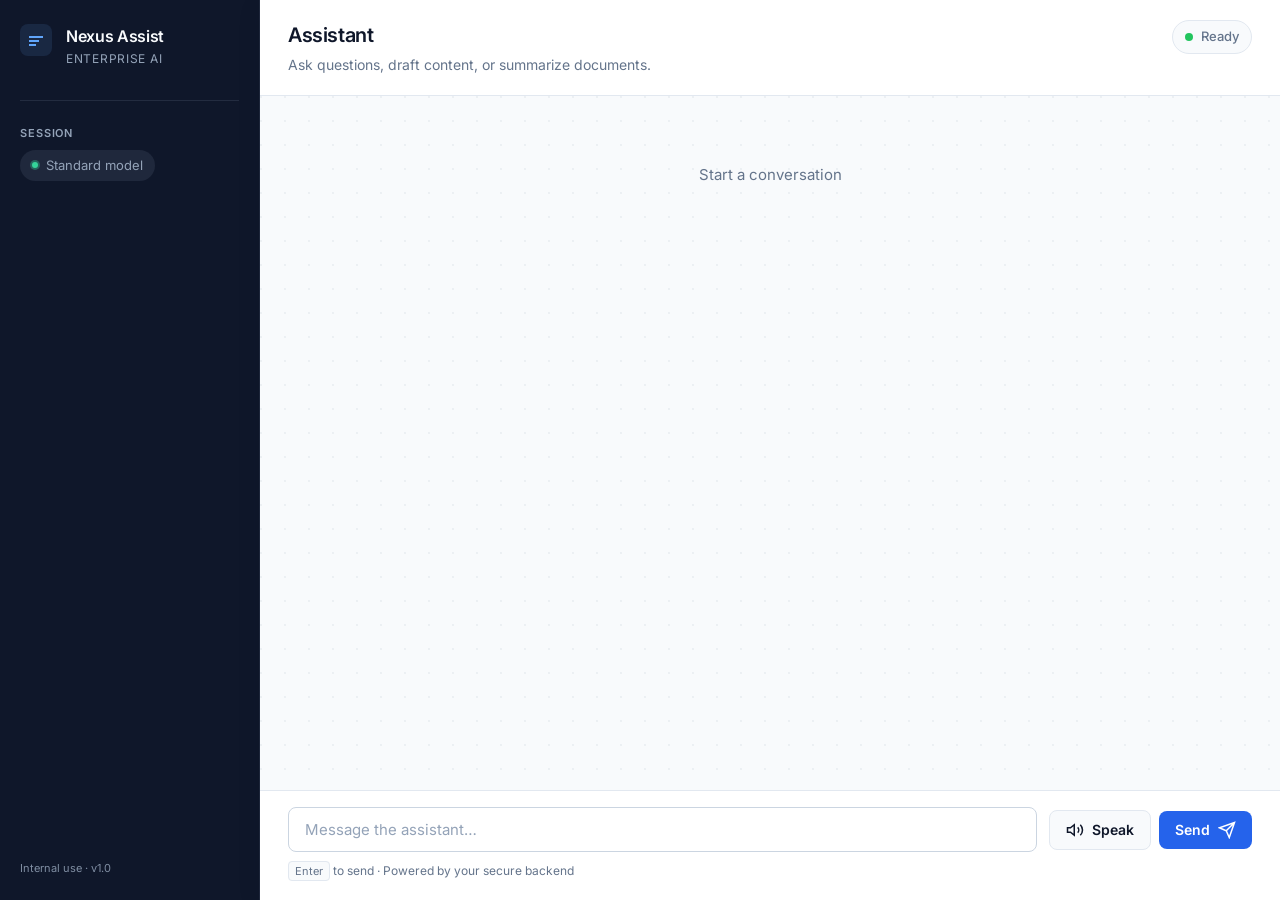
<file: 2026_2_genAI_Lab/Session13_vibecoding/first_chatbot_project/frontend/index.html>
<!DOCTYPE html>
<html lang="en">
<head>
  <meta charset="utf-8" />
  <meta name="viewport" content="width=device-width, initial-scale=1" />
  <meta name="description" content="Enterprise AI assistant — secure, conversational support." />
  <title>Enterprise AI Assistant</title>
  <link rel="preconnect" href="https://fonts.googleapis.com" />
  <link rel="preconnect" href="https://fonts.gstatic.com" crossorigin />
  <link href="https://fonts.googleapis.com/css2?family=Inter:wght@400;500;600;700&display=swap" rel="stylesheet" />
  <link rel="stylesheet" href="style.css" />
</head>
<body>
  <div class="app" id="app">
    <aside class="sidebar" aria-label="Product">
      <div class="sidebar__brand">
        <div class="logo" aria-hidden="true">
          <svg width="32" height="32" viewBox="0 0 32 32" fill="none" xmlns="http://www.w3.org/2000/svg">
            <rect width="32" height="32" rx="8" fill="currentColor" opacity="0.12"/>
            <path d="M9 12h14v2H9v-2zm0 4h10v2H9v-2zm0 4h7v2H9v-2z" fill="currentColor"/>
          </svg>
        </div>
        <div>
          <p class="sidebar__product">Nexus Assist</p>
          <p class="sidebar__tagline">Enterprise AI</p>
        </div>
      </div>
      <nav class="sidebar__nav">
        <span class="sidebar__nav-label">Session</span>
        <div class="sidebar__pill">
          <span class="sidebar__dot" aria-hidden="true"></span>
          <span>Standard model</span>
        </div>
      </nav>
      <footer class="sidebar__footer">
        <p class="sidebar__muted">Internal use · v1.0</p>
      </footer>
    </aside>

    <div class="main">
      <header class="topbar">
        <div class="topbar__title">
          <h1>Assistant</h1>
          <p class="topbar__subtitle">Ask questions, draft content, or summarize documents.</p>
        </div>
        <div class="topbar__status" role="status" title="Backend connection">
          <span class="topbar__status-dot" id="status-dot" aria-hidden="true"></span>
          <span id="status-label">Ready</span>
        </div>
      </header>

      <main class="chat-panel">
        <div
          id="chat-box"
          class="chat-box"
          role="log"
          aria-live="polite"
          aria-relevant="additions"
          aria-label="Conversation"
        ></div>

        <div class="composer">
          <label class="sr-only" for="input">Message</label>
          <div class="composer__field">
            <input
              type="text"
              id="input"
              class="composer__input"
              placeholder="Message the assistant…"
              autocomplete="off"
              maxlength="8000"
            />
            <div class="composer__actions">
              <button type="button" class="btn btn--ghost" onclick="speakLast()" id="btn-speak" title="Read last reply aloud">
                <svg width="18" height="18" viewBox="0 0 24 24" fill="none" stroke="currentColor" stroke-width="2" aria-hidden="true">
                  <polygon points="11 5 6 9 2 9 2 15 6 15 11 19 11 5"/>
                  <path d="M15.54 8.46a5 5 0 0 1 0 7.07"/>
                  <path d="M19.07 4.93a10 10 0 0 1 0 14.14"/>
                </svg>
                <span>Speak</span>
              </button>
              <button type="button" class="btn btn--primary" onclick="sendMessage()" id="btn-send">
                <span>Send</span>
                <svg width="18" height="18" viewBox="0 0 24 24" fill="none" stroke="currentColor" stroke-width="2" aria-hidden="true">
                  <path d="M22 2L11 13M22 2l-7 20-4-9-9-4 20-7z"/>
                </svg>
              </button>
            </div>
          </div>
          <p class="composer__hint"><kbd>Enter</kbd> to send · Powered by your secure backend</p>
        </div>
      </main>
    </div>
  </div>

  <script src="script.js"></script>
</body>
</html>
</file>
<file: 2026_2_genAI_Lab/Session13_vibecoding/first_chatbot_project/frontend/style.css>
/* Enterprise shell — Inter, slate palette, subtle depth */

:root {
  --bg-app: #f1f5f9;
  --bg-sidebar: #0f172a;
  --bg-surface: #ffffff;
  --bg-chat: #f8fafc;
  --border: #e2e8f0;
  --border-strong: #cbd5e1;
  --text: #0f172a;
  --text-muted: #64748b;
  --text-on-dark: #f8fafc;
  --text-muted-on-dark: #94a3b8;
  --accent: #2563eb;
  --accent-hover: #1d4ed8;
  --user-bubble: #eff6ff;
  --user-border: #bfdbfe;
  --bot-bubble: #ffffff;
  --shadow-sm: 0 1px 2px rgba(15, 23, 42, 0.06);
  --shadow-md: 0 4px 24px rgba(15, 23, 42, 0.08);
  --radius: 12px;
  --radius-sm: 8px;
  --font: "Inter", system-ui, -apple-system, BlinkMacSystemFont, "Segoe UI", sans-serif;
}

*,
*::before,
*::after {
  box-sizing: border-box;
}

html {
  height: 100%;
}

body {
  margin: 0;
  min-height: 100%;
  font-family: var(--font);
  font-size: 15px;
  line-height: 1.5;
  color: var(--text);
  background: var(--bg-app);
  -webkit-font-smoothing: antialiased;
}

.sr-only {
  position: absolute;
  width: 1px;
  height: 1px;
  padding: 0;
  margin: -1px;
  overflow: hidden;
  clip: rect(0, 0, 0, 0);
  white-space: nowrap;
  border: 0;
}

.app {
  display: flex;
  min-height: 100vh;
}

/* Sidebar */

.sidebar {
  width: 260px;
  flex-shrink: 0;
  background: var(--bg-sidebar);
  color: var(--text-on-dark);
  display: flex;
  flex-direction: column;
  padding: 1.5rem 1.25rem;
  border-right: 1px solid rgba(148, 163, 184, 0.12);
}

.sidebar__brand {
  display: flex;
  align-items: flex-start;
  gap: 0.875rem;
}

.logo {
  color: #60a5fa;
  flex-shrink: 0;
}

.sidebar__product {
  margin: 0;
  font-size: 1rem;
  font-weight: 600;
  letter-spacing: -0.02em;
}

.sidebar__tagline {
  margin: 0.125rem 0 0;
  font-size: 0.75rem;
  color: var(--text-muted-on-dark);
  text-transform: uppercase;
  letter-spacing: 0.06em;
}

.sidebar__nav {
  margin-top: 2rem;
  padding-top: 1.5rem;
  border-top: 1px solid rgba(148, 163, 184, 0.15);
}

.sidebar__nav-label {
  display: block;
  font-size: 0.6875rem;
  font-weight: 600;
  text-transform: uppercase;
  letter-spacing: 0.08em;
  color: var(--text-muted-on-dark);
  margin-bottom: 0.5rem;
}

.sidebar__pill {
  display: inline-flex;
  align-items: center;
  gap: 0.5rem;
  font-size: 0.8125rem;
  color: var(--text-muted-on-dark);
  background: rgba(148, 163, 184, 0.12);
  padding: 0.375rem 0.75rem;
  border-radius: 999px;
}

.sidebar__dot {
  width: 6px;
  height: 6px;
  border-radius: 50%;
  background: #34d399;
  box-shadow: 0 0 0 2px rgba(52, 211, 153, 0.35);
}

.sidebar__footer {
  margin-top: auto;
  padding-top: 1.5rem;
}

.sidebar__muted {
  margin: 0;
  font-size: 0.6875rem;
  color: var(--text-muted-on-dark);
  opacity: 0.85;
}

/* Main column */

.main {
  flex: 1;
  display: flex;
  flex-direction: column;
  min-width: 0;
  background: var(--bg-surface);
  box-shadow: var(--shadow-md);
}

.topbar {
  display: flex;
  align-items: flex-start;
  justify-content: space-between;
  gap: 1rem;
  padding: 1.25rem 1.75rem;
  border-bottom: 1px solid var(--border);
  background: var(--bg-surface);
}

.topbar h1 {
  margin: 0;
  font-size: 1.25rem;
  font-weight: 600;
  letter-spacing: -0.02em;
}

.topbar__subtitle {
  margin: 0.25rem 0 0;
  font-size: 0.875rem;
  color: var(--text-muted);
  max-width: 42ch;
}

.topbar__status {
  display: inline-flex;
  align-items: center;
  gap: 0.5rem;
  font-size: 0.8125rem;
  font-weight: 500;
  color: var(--text-muted);
  white-space: nowrap;
  padding: 0.375rem 0.75rem;
  background: var(--bg-chat);
  border: 1px solid var(--border);
  border-radius: 999px;
}

.topbar__status-dot {
  width: 8px;
  height: 8px;
  border-radius: 50%;
  background: #22c55e;
}

.topbar__status.is-busy .topbar__status-dot {
  background: #f59e0b;
  animation: pulse 1.2s ease-in-out infinite;
}

.topbar__status.is-error .topbar__status-dot {
  background: #ef4444;
  animation: none;
}

@keyframes pulse {
  50% {
    opacity: 0.45;
  }
}

.chat-panel {
  flex: 1;
  display: flex;
  flex-direction: column;
  min-height: 0;
}

.chat-box {
  flex: 1;
  overflow-y: auto;
  padding: 1.25rem 1.75rem;
  background: var(--bg-chat);
  background-image: radial-gradient(circle at 1px 1px, rgba(148, 163, 184, 0.12) 1px, transparent 0);
  background-size: 24px 24px;
}

.chat-box:empty::before {
  content: "Start a conversation";
  display: block;
  text-align: center;
  padding: 3rem 1rem;
  color: var(--text-muted);
  font-size: 0.9375rem;
}

.message {
  display: flex;
  gap: 0.75rem;
  margin-bottom: 1rem;
  max-width: min(720px, 100%);
  animation: fadeIn 0.25s ease;
}

@keyframes fadeIn {
  from {
    opacity: 0;
    transform: translateY(4px);
  }
  to {
    opacity: 1;
    transform: translateY(0);
  }
}

.message--user {
  margin-left: auto;
  flex-direction: row-reverse;
}

.message__avatar {
  flex-shrink: 0;
  width: 36px;
  height: 36px;
  border-radius: var(--radius-sm);
  display: flex;
  align-items: center;
  justify-content: center;
  font-size: 0.6875rem;
  font-weight: 600;
  letter-spacing: 0.02em;
}

.message--user .message__avatar {
  background: var(--accent);
  color: #fff;
}

.message--assistant .message__avatar {
  background: var(--bg-surface);
  border: 1px solid var(--border);
  color: var(--text-muted);
}

.message__meta {
  font-size: 0.6875rem;
  font-weight: 600;
  text-transform: uppercase;
  letter-spacing: 0.06em;
  color: var(--text-muted);
  margin-bottom: 0.25rem;
}

.message--user .message__meta {
  text-align: right;
}

.message__bubble {
  padding: 0.75rem 1rem;
  border-radius: var(--radius);
  border: 1px solid var(--border);
  box-shadow: var(--shadow-sm);
  word-break: break-word;
}

.message--user .message__bubble {
  background: var(--user-bubble);
  border-color: var(--user-border);
}

.message--assistant .message__bubble {
  background: var(--bot-bubble);
}

/* Composer */

.composer {
  padding: 1rem 1.75rem 1.25rem;
  border-top: 1px solid var(--border);
  background: var(--bg-surface);
}

.composer__field {
  display: flex;
  align-items: stretch;
  gap: 0.75rem;
  flex-wrap: wrap;
}

@media (min-width: 640px) {
  .composer__field {
    flex-wrap: nowrap;
  }
}

.composer__input {
  flex: 1;
  min-width: 0;
  padding: 0.75rem 1rem;
  font-family: inherit;
  font-size: 0.9375rem;
  border: 1px solid var(--border-strong);
  border-radius: var(--radius-sm);
  outline: none;
  transition: border-color 0.15s, box-shadow 0.15s;
}

.composer__input:focus {
  border-color: var(--accent);
  box-shadow: 0 0 0 3px rgba(37, 99, 235, 0.15);
}

.composer__input::placeholder {
  color: #94a3b8;
}

.composer__actions {
  display: flex;
  gap: 0.5rem;
  align-items: center;
}

.btn {
  display: inline-flex;
  align-items: center;
  justify-content: center;
  gap: 0.5rem;
  padding: 0.625rem 1rem;
  font-family: inherit;
  font-size: 0.875rem;
  font-weight: 600;
  border-radius: var(--radius-sm);
  border: none;
  cursor: pointer;
  transition: background 0.15s, color 0.15s, opacity 0.15s;
}

.btn:disabled {
  opacity: 0.55;
  cursor: not-allowed;
}

.btn--primary {
  background: var(--accent);
  color: #fff;
}

.btn--primary:hover:not(:disabled) {
  background: var(--accent-hover);
}

.btn--ghost {
  background: var(--bg-chat);
  color: var(--text);
  border: 1px solid var(--border);
}

.btn--ghost:hover:not(:disabled) {
  background: #e2e8f0;
}

.composer__hint {
  margin: 0.625rem 0 0;
  font-size: 0.75rem;
  color: var(--text-muted);
}

.composer__hint kbd {
  font-family: inherit;
  font-size: 0.6875rem;
  padding: 0.125rem 0.375rem;
  background: var(--bg-chat);
  border: 1px solid var(--border);
  border-radius: 4px;
}

/* Responsive */

@media (max-width: 768px) {
  .sidebar {
    display: none;
  }

  .topbar {
    flex-direction: column;
    align-items: stretch;
  }

  .topbar__status {
    align-self: flex-start;
  }

  .message {
    max-width: 100%;
  }
}
</file>
